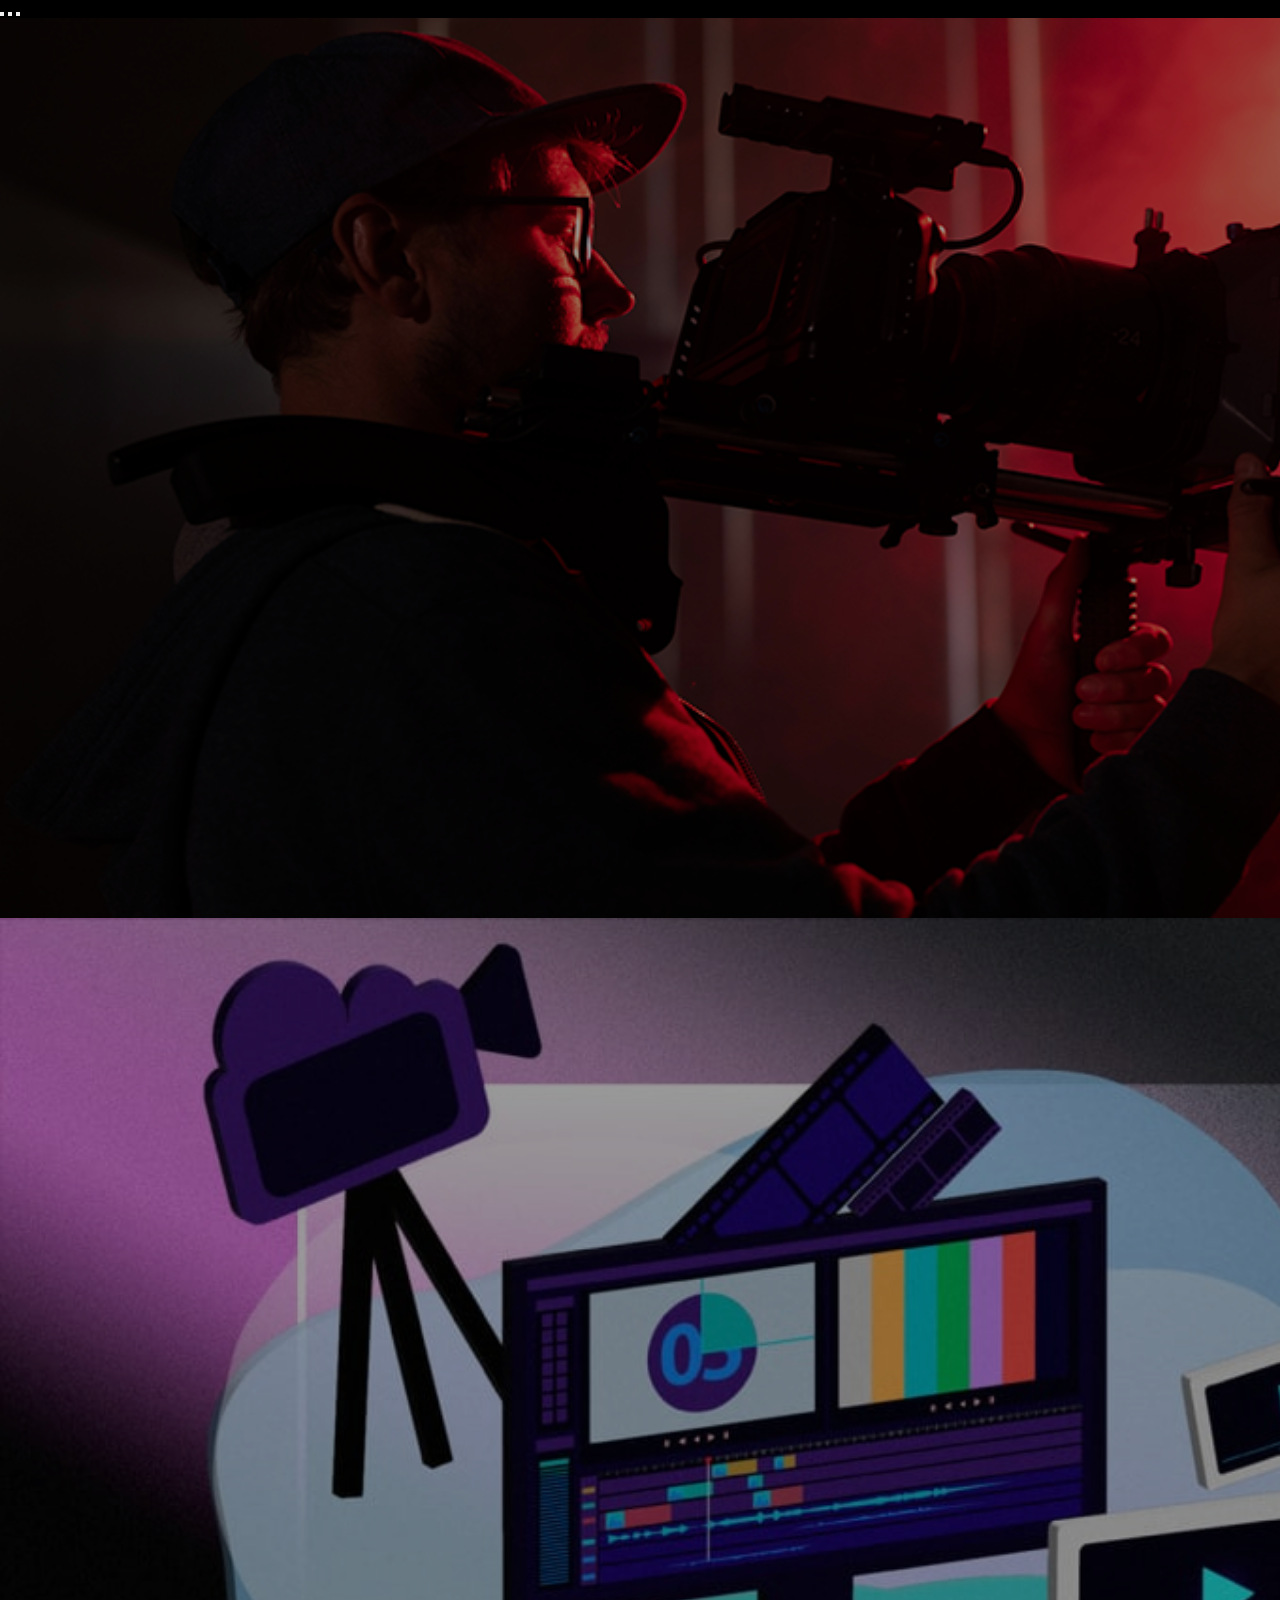
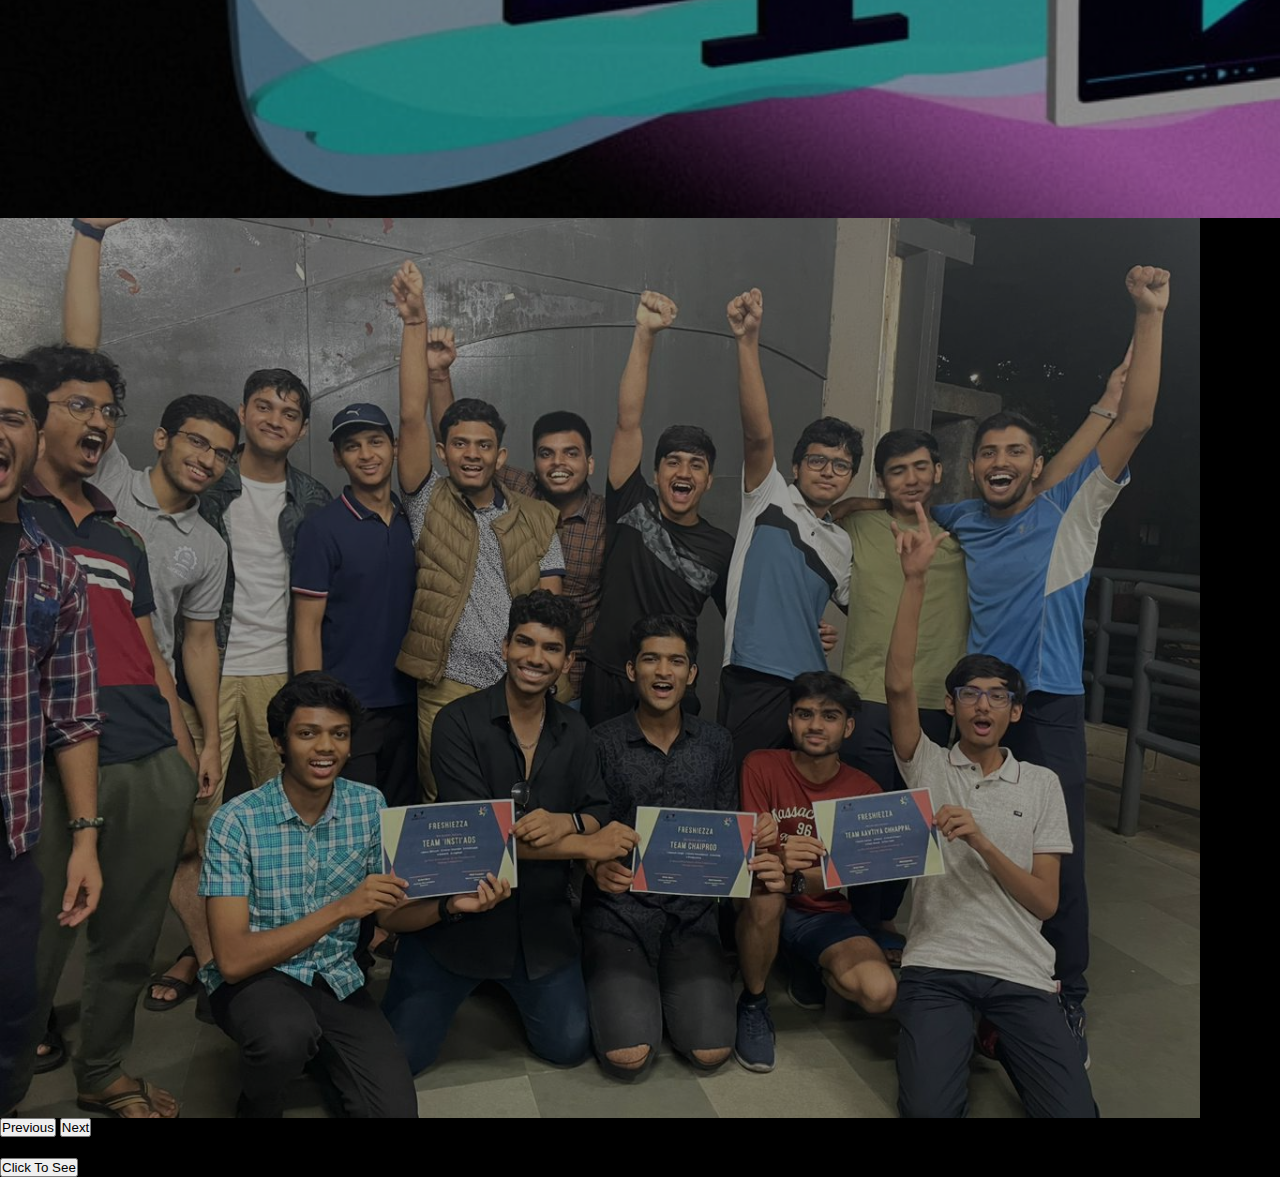
<file: filmmaking.html>
<!doctype html>
<html lang="en">

<head>
    <meta charset="utf-8">
    <meta name="viewport" content="width=device-width, initial-scale=1">

    <link href="https://cdn.jsdelivr.net/npm/bootstrap@5.0.2/dist/css/bootstrap.min.css" rel="stylesheet"
        integrity="sha384-EVSTQN3/azprG1Anm3QDgpJLIm9Nao0Yz1ztcQTwFspd3yD65VohhpuuCOmLASjC" crossorigin="anonymous">
    <link rel="stylesheet" href="filmmaking.css">
    <title>Film Making</title>
</head>

<body>
    <div id="carouselExampleCaptions" class="carousel slide" data-bs-ride="carousel">
        <div class="carousel-indicators">
            <button type="button" data-bs-target="#carouselExampleCaptions" data-bs-slide-to="0" class="active"
                aria-current="true" aria-label="Slide 1"></button>
            <button type="button" data-bs-target="#carouselExampleCaptions" data-bs-slide-to="1"
                aria-label="Slide 2"></button>
            <button type="button" data-bs-target="#carouselExampleCaptions" data-bs-slide-to="2"
                aria-label="Slide 3"></button>
        </div>
        <div class="carousel-inner">
            <div class="carousel-item active c-item">
                <img src="The-Science-of-Filmmaking-813X451-1.png" class="d-block w-100 c-img" alt="...">
                <div class="carousel-caption top-0 mt-4">
                    <p class="text-uppercase fs-3 mt-5">Film Making</p>
                    <p class="display-1 fw-bolder text-capitalize">I like it.</p>
                    <button class="btn btn-warning px-4 py-2 fs-5 mt-5" data-bs-toggle="modal"
                        data-bs-target="#booking-modal"><a target="_blank"
                            href="https://www.learnaboutfilm.com/making-a-film/organising-filmmaking-process/">Click To
                            Know More</a></button>
                </div>
            </div>
            <div class="carousel-item c-item">
                <img src="edit.jpg" class="d-block w-100 c-img" alt="...">
                <div class="carousel-caption top-0 mt-4">
                    <p class="text-uppercase fs-3 mt-5">Video Editing</p>
                    <p class="display-1 fw-bolder text-capitalize">I Love It.</p>
                    <button class="btn btn-warning px-4 py-2 fs-5 mt-5" data-bs-toggle="modal"
                        data-bs-target="#booking-modal"><a target="_blank"
                            href="https://www.nobledesktop.com/learn/video-editing/what-is-video-editing">Click To Know
                            More</a></button>
                </div>
            </div>
            <div class="carousel-item c-item">
                <img src="ins.jpg" class="d-block w-100 c-img" alt="...">
                <div class="carousel-caption top-0 mt-4">
                    <p class="text-uppercase fs-3 mt-5">Silver Screen IITB</p>
                    <p class="display-1 fw-bolder text-capitalize">Some Works</p>
                    <button class="btn btn-warning px-4 py-2 fs-5 mt-5" data-bs-toggle="modal"
                        data-bs-target="#booking-modal"><a target="_blank" href="https://www.youtube.com/watch?v=MO2QnZRddF4">Click To See</a></button>
                </div>
            </div>
        </div>
        <button class="carousel-control-prev" type="button" data-bs-target="#carouselExampleCaptions"
            data-bs-slide="prev">
            <span class="carousel-control-prev-icon" aria-hidden="true"></span>
            <span class="visually-hidden">Previous</span>
        </button>
        <button class="carousel-control-next" type="button" data-bs-target="#carouselExampleCaptions"
            data-bs-slide="next">
            <span class="carousel-control-next-icon" aria-hidden="true"></span>
            <span class="visually-hidden">Next</span>
        </button>
    </div>
    <script src="https://cdn.jsdelivr.net/npm/bootstrap@5.0.2/dist/js/bootstrap.bundle.min.js"
        integrity="sha384-MrcW6ZMFYlzcLA8Nl+NtUVF0sA7MsXsP1UyJoMp4YLEuNSfAP+JcXn/tWtIaxVXM"
        crossorigin="anonymous"></script>
</body>

</html>
</file>
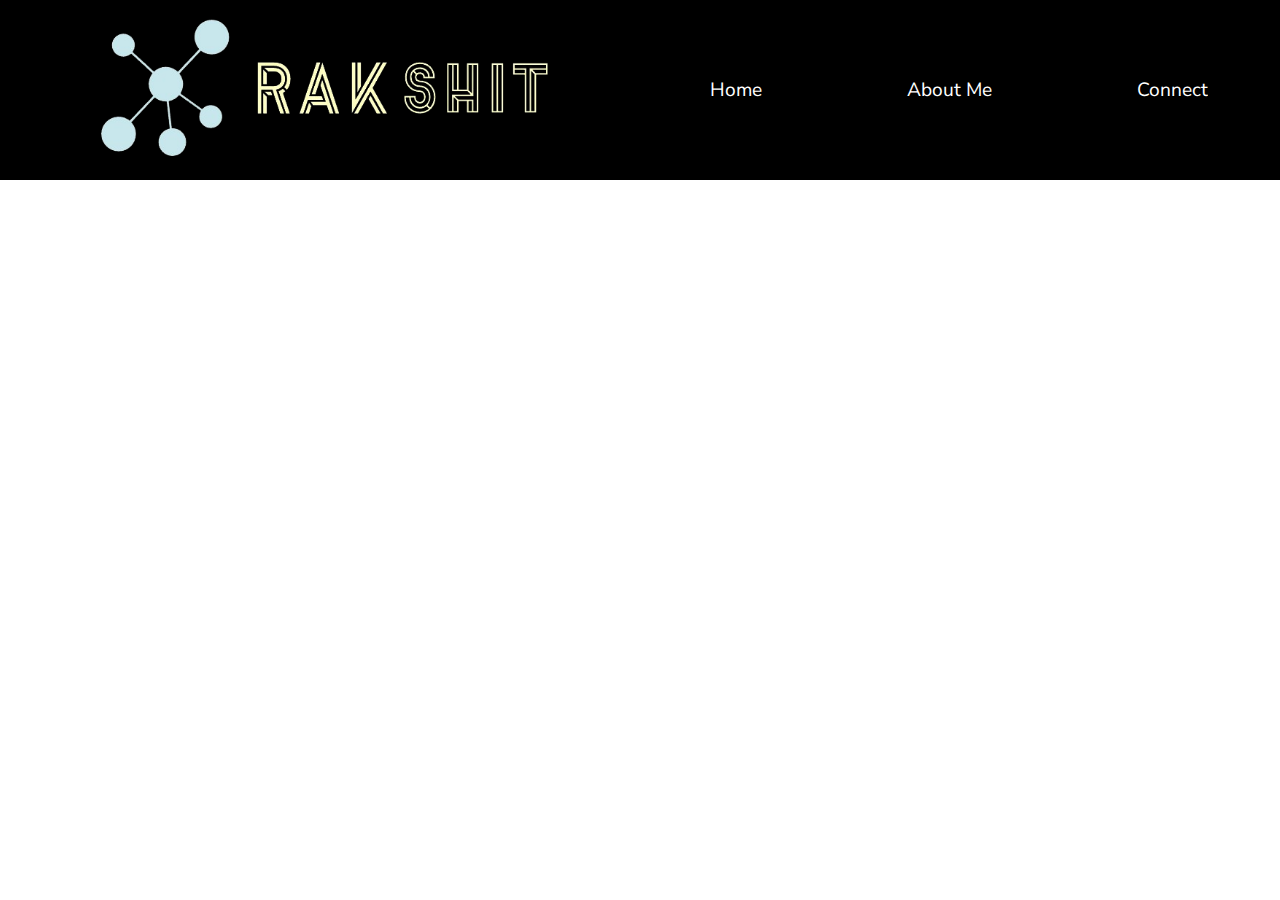
<file: load.html>
<!DOCTYPE html>
<html lang="en">
<head>
    <meta charset="UTF-8">
    <meta name="viewport" content="width=device-width, initial-scale=1.0">
    <title>Rakshit Sawarn</title>
    <link rel="stylesheet" href="load.css">
    <style>
        @import url('https://fonts.googleapis.com/css2?family=Nunito+Sans:opsz,wght@6..12,800&display=swap');
    </style>
</head>
<body>
    <nav>
        <img class="logo" src="Screenshot_2024-01-20_135654-removebg-preview.png" alt="">
        <a href="">Home</a>
        <a href="">About Me</a>
        <a href="">Connect</a>
    </nav>
    <div class="box1"></div>
</body>
</html>
</file>
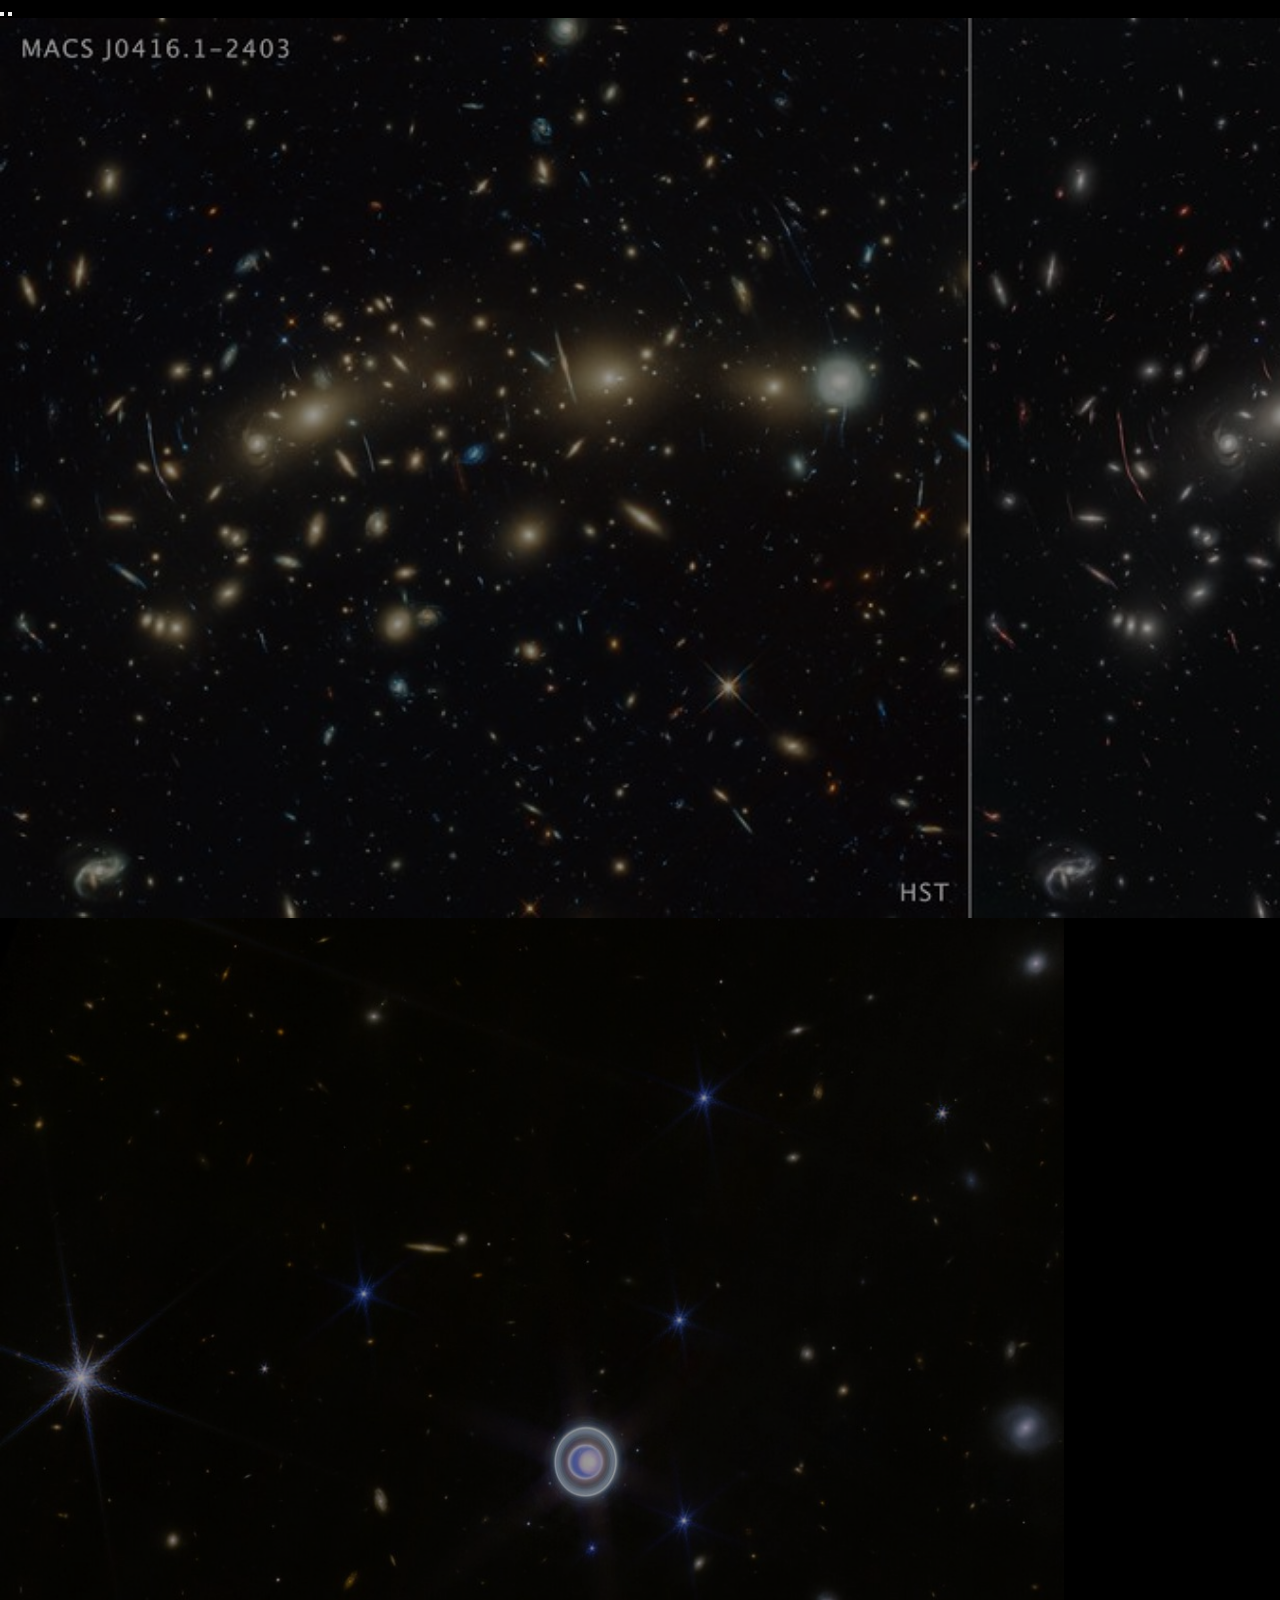
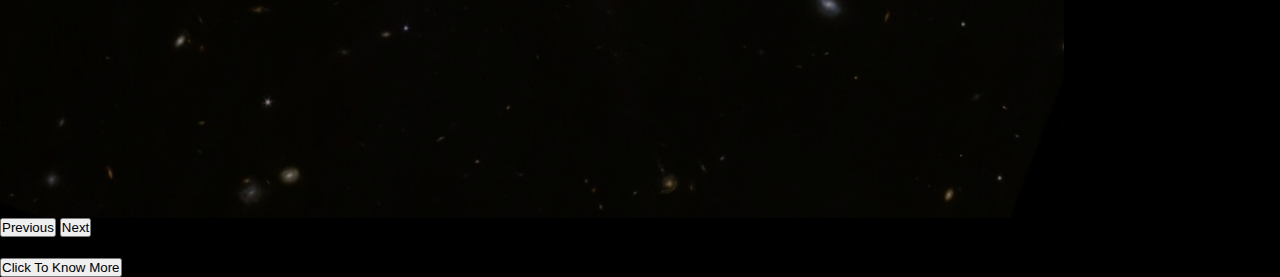
<file: space.html>
<!doctype html>
<html lang="en">

<head>
    <meta charset="utf-8">
    <meta name="viewport" content="width=device-width, initial-scale=1">

    <link href="https://cdn.jsdelivr.net/npm/bootstrap@5.0.2/dist/css/bootstrap.min.css" rel="stylesheet"
        integrity="sha384-EVSTQN3/azprG1Anm3QDgpJLIm9Nao0Yz1ztcQTwFspd3yD65VohhpuuCOmLASjC" crossorigin="anonymous">
    <link rel="stylesheet" href="space.css">
    <title>Space</title>
</head>

<body>
    <div id="carouselExampleCaptions" class="carousel slide" data-bs-ride="carousel">
        <div class="carousel-indicators">
            <button type="button" data-bs-target="#carouselExampleCaptions" data-bs-slide-to="0" class="active"
                aria-current="true" aria-label="Slide 1"></button>
            <button type="button" data-bs-target="#carouselExampleCaptions" data-bs-slide-to="1"
                aria-label="Slide 2"></button>
        </div>
        <div class="carousel-inner">
            <div class="carousel-item active c-item">
                <img src="jwst.jpg" class="d-block w-100 c-img" alt="...">
                <div class="carousel-caption top-0 mt-4">
                    <p class="text-uppercase fs-3 mt-5">Seeing images like these...</p>
                    <p class="display-1 fw-bolder text-capitalize">Fascinates Me</p>
                    <button class="btn btn-warning px-4 py-2 fs-5 mt-5" data-bs-toggle="modal"
                        data-bs-target="#booking-modal"><a target="_blank"
                            href="https://webb.nasa.gov/content/multimedia/images.html">Click To
                            Know More</a></button>
                </div>
            </div>
            <div class="carousel-item c-item">
                <img src="antriksh.jpg" class="d-block w-100 c-img" alt="...">
                <div class="carousel-caption top-0 mt-4">
                    <p class="text-uppercase fs-3 mt-5">I like..</p>
                    <p class="display-1 fw-bolder text-capitalize">Reading Articles related to space.</p>
                    <button class="btn btn-warning px-4 py-2 fs-5 mt-5" data-bs-toggle="modal"
                        data-bs-target="#booking-modal"><a target="_blank"
                            href="https://www.space.com/space-exploration">Click To Know
                            More</a></button>
                </div>
            </div>
        </div>
        <button class="carousel-control-prev" type="button" data-bs-target="#carouselExampleCaptions"
            data-bs-slide="prev">
            <span class="carousel-control-prev-icon" aria-hidden="true"></span>
            <span class="visually-hidden">Previous</span>
        </button>
        <button class="carousel-control-next" type="button" data-bs-target="#carouselExampleCaptions"
            data-bs-slide="next">
            <span class="carousel-control-next-icon" aria-hidden="true"></span>
            <span class="visually-hidden">Next</span>
        </button>
    </div>
    <script src="https://cdn.jsdelivr.net/npm/bootstrap@5.0.2/dist/js/bootstrap.bundle.min.js"
        integrity="sha384-MrcW6ZMFYlzcLA8Nl+NtUVF0sA7MsXsP1UyJoMp4YLEuNSfAP+JcXn/tWtIaxVXM"
        crossorigin="anonymous"></script>
</body>

</html>
</file>
<file: filmmaking.css>
*{
    margin: 0;
    padding: 0;
}
body{
    background-color: black;
}
::-webkit-scrollbar {
    width: 5px;
  }
  
  /* Track */
  ::-webkit-scrollbar-track {
    box-shadow: inset 0 0 5px rgba(128, 128, 128, 0.055);
    border-radius: 10px;
  }
  
  /* Handle */
  ::-webkit-scrollbar-thumb {
    background: rgba(0, 0, 0, 0.301);
    border-radius: 10px;
  }
html{
    scroll-behavior: smooth;
  }
.c-item {
    height: 100vh;
}
  
.c-img {
    height: 100%;
    object-fit: cover;
    filter: brightness(0.6);
}
a{
    text-decoration: none;
    color: black;
}
a:hover{
    font-weight: 700;
    color: black;
}
</file>
<file: load.css>
*{
    margin: 0;
    padding: 0;
}
nav{
    position: fixed;
    display: flex;
    align-items: center;
    justify-content: space-around;
    background-color: black;
    width: 100%;
    height: 20%;
}
a{
    text-decoration: none;
    color: white;
    font-family: "Nunito Sans";
    font-size: larger;
}
a:hover{
    text-decoration: solid;
    z-index: 1;
    text-decoration-color: blueviolet;
}
.logo{
    justify-content: flex-start;
    height: 100%;
}
</file>
<file: space.css>
*{
    margin: 0;
    padding: 0;
}
body{
    background-color: black;
}
::-webkit-scrollbar {
    width: 5px;
  }
  
  /* Track */
  ::-webkit-scrollbar-track {
    box-shadow: inset 0 0 5px rgba(128, 128, 128, 0.055);
    border-radius: 10px;
  }
  
  /* Handle */
  ::-webkit-scrollbar-thumb {
    background: rgba(0, 0, 0, 0.301);
    border-radius: 10px;
  }
html{
    scroll-behavior: smooth;
  }
.c-item {
    height: 100vh;
}
  
.c-img {
    height: 100%;
    object-fit: cover;
    filter: brightness(0.6);
}
a{
    text-decoration: none;
    color: black;
}
a:hover{
    font-weight: 700;
    color: black;
}
</file>
